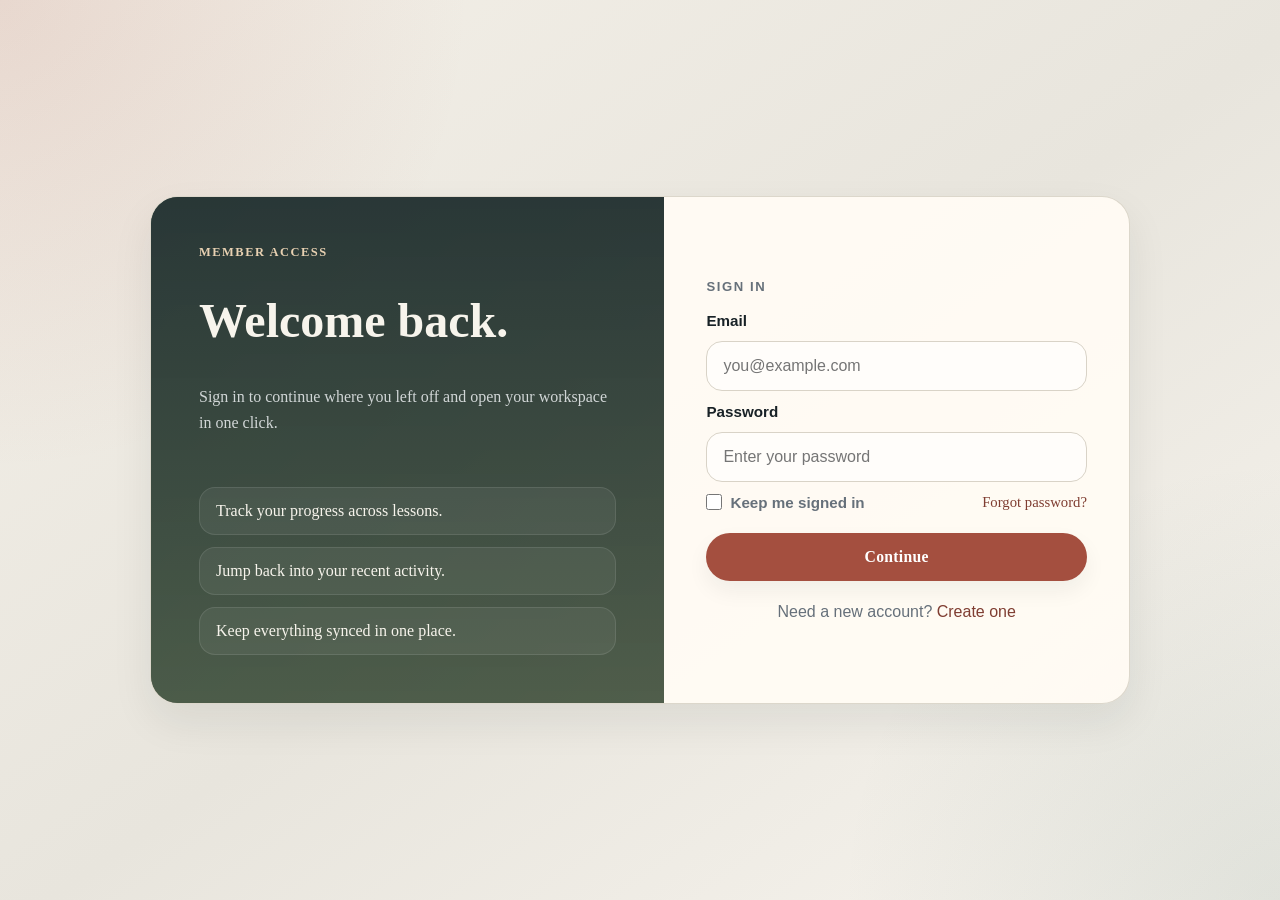
<file: index.html>
<!DOCTYPE html> <!-- Dòng này để trình duyệt biết mình đang viết HTML5 -->
<html lang="en"> <!-- Bọc cả trang lại. Mình để `lang="en"` vì chữ trên giao diện đang là tiếng Anh -->
<head> <!-- Phần này chứa thông tin cài đặt cho trang, không phải phần nội dung chính -->
  <meta charset="UTF-8"> <!-- Dùng UTF-8 để chữ không bị lỗi, nhất là khi có dấu hay ký tự đặc biệt -->
  <meta name="viewport" content="width=device-width, initial-scale=1.0"> <!-- Có dòng này thì lên điện thoại trang mới co giãn đúng, không bị quá nhỏ -->
  <title>Login</title> <!-- Tên hiện trên tab của trình duyệt -->
  <link rel="stylesheet" href="assets/css/base.css"> <!-- Gắn file CSS dùng chung như màu, font, nút -->
  <link rel="stylesheet" href="assets/css/auth.css"> <!-- Gắn thêm CSS riêng cho nhóm trang đăng nhập -->
</head> <!-- Đóng phần head -->
<body> <!-- Từ đây trở xuống là phần người dùng nhìn thấy -->

  <!-- Khối chính của trang -->
  <main class="login-page"> <!-- Dùng `main` vì đây là phần nội dung chính. Class này để CSS căn giữa cả khối login -->

    <!-- Thẻ đăng nhập -->
    <section class="login-card login-card--split"> <!-- Mình đổi card thành bố cục 2 phần để trang nhìn mới hơn nhưng vẫn dễ đọc -->
      <div class="login-showcase"> <!-- Cột trái để tạo điểm nhấn thị giác và giới thiệu ngắn -->
        <p class="eyebrow">Member access</p> <!-- Dòng chữ nhỏ ở trên cho giao diện nhìn có lớp lang hơn -->
        <h1>Welcome back.</h1> <!-- Đây là tiêu đề chính của trang nên dùng h1 -->
        <p class="subtitle">Sign in to continue where you left off and open your workspace in one click.</p> <!-- Dòng giải thích ngắn nằm dưới tiêu đề -->

        <div class="feature-list"> <!-- Gom vài ý ngắn để cột trái không bị trống -->
          <p>Track your progress across lessons.</p> <!-- Ý ngắn thứ nhất -->
          <p>Jump back into your recent activity.</p> <!-- Ý ngắn thứ hai -->
          <p>Keep everything synced in one place.</p> <!-- Ý ngắn thứ ba -->
        </div> <!-- Đóng nhóm nội dung phụ -->
      </div> <!-- Đóng cột giới thiệu -->

      <div class="login-panel"> <!-- Cột phải chứa form chính -->
        <p class="panel-kicker">Sign in</p> <!-- Nhãn nhỏ để phần form có tiêu điểm riêng -->

        <!-- Form đăng nhập -->
        <form class="login-form" action="app/index.html"> <!-- Dùng form để gom mấy ô nhập lại. `action` là chỗ sẽ đi tới khi bấm nút submit -->

          <!-- Ô email -->
          <label for="email">Email</label> <!-- Label này để nói cho người dùng biết ô dưới là ô email. `for` nối với id ở input -->
          <input id="email" type="email" placeholder="you@example.com" required> <!-- `id="email"` để label nối đúng ô này. `type="email"` để trình duyệt biết đây là email. `placeholder` là chữ gợi ý mờ. `required` là bắt buộc nhập -->

          <!-- Ô mật khẩu -->
          <label for="password">Password</label> <!-- Cũng giống ô trên, label này nối với input mật khẩu -->
          <input id="password" type="password" placeholder="Enter your password" required> <!-- `type="password"` để gõ vào thì chữ bị che đi. Vẫn dùng `required` để không cho gửi form khi bỏ trống -->

          <!-- Hàng tùy chọn thêm -->
          <div class="form-row"> <!-- Khối này chỉ để chia bố cục cho checkbox và link quên mật khẩu nằm cùng hàng -->
            <label class="checkbox"> <!-- Mình bọc checkbox trong label để bấm vào chữ cũng tick được -->
              <input type="checkbox"> <!-- Checkbox dùng cho kiểu chọn có/không -->
              <span>Keep me signed in</span> <!-- Chữ đi cùng checkbox -->
            </label> <!-- Đóng nhóm checkbox -->
            <a href="auth/forgot-password.html">Forgot password?</a> <!-- Đây là link nên dùng thẻ a. Bấm vào sẽ qua trang quên mật khẩu -->
          </div> <!-- Đóng hàng tùy chọn -->

          <!-- Nút gửi form -->
          <button type="submit">Continue</button> <!-- Để `type="submit"` vì nút này có nhiệm vụ gửi form đi -->
        </form> <!-- Đóng form -->

        <!-- Dòng chuyển sang tạo tài khoản -->
        <p class="signup-text">Need a new account? <a href="auth/create-account.html">Create one</a></p> <!-- Không phải nút submit, chỉ là link qua trang tạo tài khoản -->
      </div> <!-- Đóng cột form -->
    </section> <!-- Đóng thẻ login -->
  </main> <!-- Đóng phần chính -->
</body> <!-- Đóng body -->
</html> <!-- Kết thúc file HTML -->
</file>
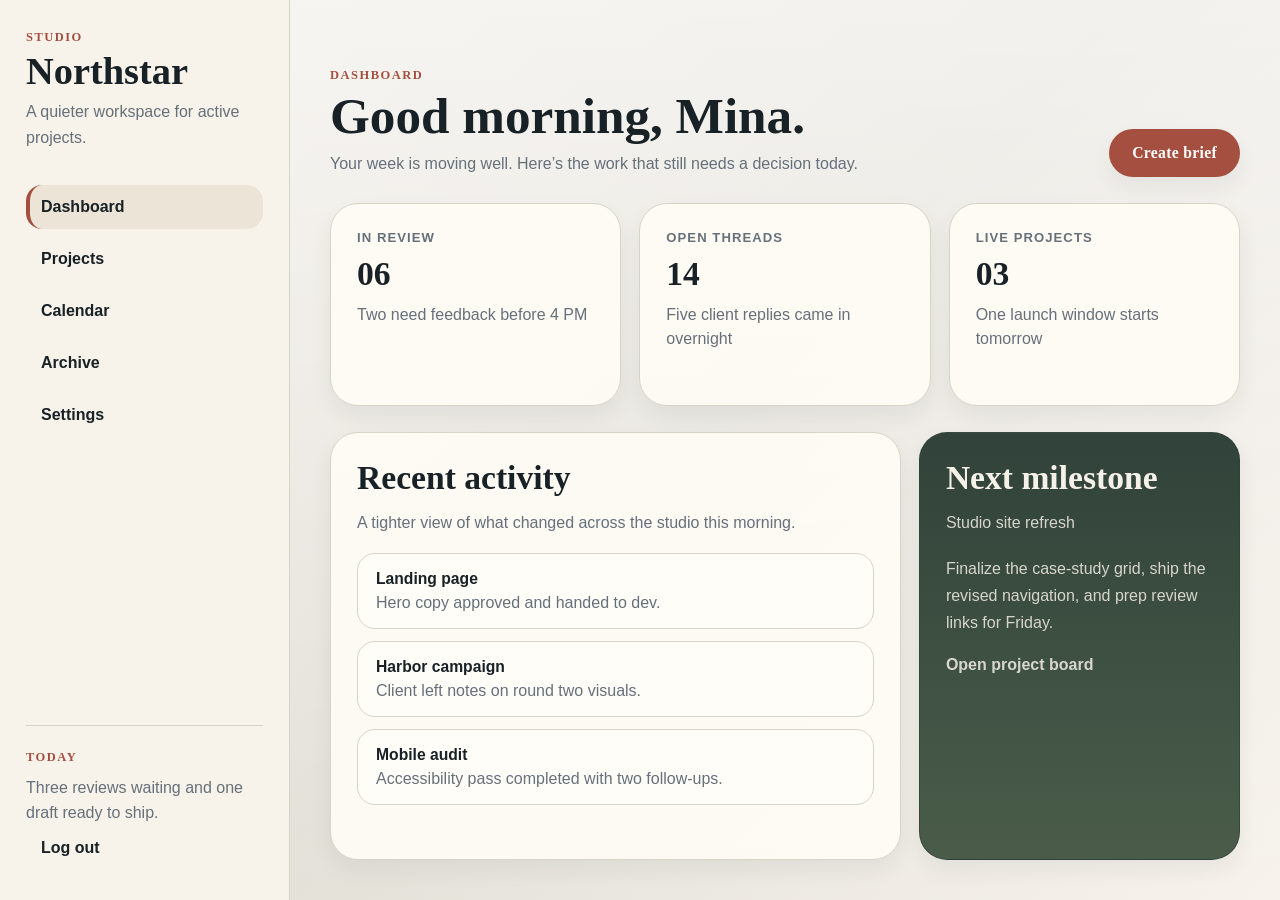
<file: app/index.html>
<!DOCTYPE html> <!-- Báo cho trình duyệt biết đây là file HTML5 -->
<html lang="en"> <!-- Bọc cả trang app. Để en vì nội dung giao diện hiện tại là tiếng Anh -->
<head> <!-- Phần cấu hình của trang -->
  <meta charset="UTF-8"> <!-- Giúp chữ hiển thị đúng -->
  <meta name="viewport" content="width=device-width, initial-scale=1.0"> <!-- Giúp giao diện app không bị bể trên màn hình nhỏ -->
  <title>My App</title> <!-- Tên hiện trên tab -->
  <link rel="stylesheet" href="../assets/css/base.css"> <!-- CSS dùng chung như màu, font, nút -->
  <link rel="stylesheet" href="../assets/css/app.css"> <!-- CSS riêng cho layout của trang app -->
</head> <!-- Đóng phần head -->
<body class="app-body"> <!-- Gắn class riêng để CSS biết đây là trang app chứ không phải trang login -->
  <main class="app-shell"> <!-- Khung lớn bao hết app. Class này để CSS chia sidebar với phần nội dung -->
    <aside class="app-sidebar"> <!-- Sidebar bên trái. Dùng aside vì nó là phần phụ trợ cho nội dung chính -->
      <div> <!-- Div này chỉ để gom tên app với menu cho dễ chia bố cục -->
        <div class="app-brand"> <!-- Gom thương hiệu nhỏ ở đầu sidebar -->
          <p class="eyebrow">Studio</p> <!-- Dòng phụ nhỏ -->
          <h1 class="app-title">Northstar</h1> <!-- Tên lớn nhất của khu vực app nên dùng h1 -->
          <p class="brand-note">A quieter workspace for active projects.</p> <!-- Mô tả ngắn giúp app có cá tính hơn -->
        </div> <!-- Đóng nhóm thương hiệu -->

        <nav class="app-nav"> <!-- Chỗ này là menu nên dùng nav -->
          <a class="app-link active" href="index.html">Dashboard</a> <!-- Link đang đứng ở trang hiện tại nên có thêm class active -->
          <a class="app-link" href="#">Projects</a> <!-- Link mẫu, chưa nối trang thật nên đang để # -->
          <a class="app-link" href="#">Calendar</a> <!-- Link mẫu -->
          <a class="app-link" href="#">Archive</a> <!-- Link mẫu -->
          <a class="app-link" href="#">Settings</a> <!-- Link mẫu -->
        </nav> <!-- Đóng phần menu -->
      </div> <!-- Đóng nhóm trên của sidebar -->

      <div class="sidebar-footer"> <!-- Gom phần cuối sidebar để có thêm thông tin nhỏ -->
        <p class="status-label">Today</p> <!-- Nhãn nhỏ cho phần trạng thái -->
        <p class="status-note">Three reviews waiting and one draft ready to ship.</p> <!-- Nội dung phụ ở cuối sidebar -->
        <a class="logout-link" href="../index.html">Log out</a> <!-- Đây là link quay về login, không phải nút gửi form -->
      </div> <!-- Đóng footer sidebar -->
    </aside> <!-- Đóng sidebar -->

    <section class="app-main"> <!-- Đây là phần nội dung chính bên phải -->
      <header class="app-header"> <!-- Phần đầu của khu nội dung -->
        <div> <!-- Gom tiêu đề với mô tả lại để dễ căn -->
          <p class="eyebrow">Dashboard</p> <!-- Dòng phụ nhỏ -->
          <h2>Good morning, Mina.</h2> <!-- Tiêu đề chính của phần nội dung, nên dùng h2 vì dưới h1 của app -->
          <p class="subtitle">Your week is moving well. Here’s the work that still needs a decision today.</p> <!-- Mô tả ngắn cho khu này -->
        </div> <!-- Đóng nhóm tiêu đề -->
        <button type="button">Create brief</button> <!-- Để type button vì nút này không dùng để submit form nào hết -->
      </header> <!-- Đóng phần đầu -->

      <section class="stats-grid"> <!-- Khối chứa mấy thẻ số liệu nhanh -->
        <article class="info-card"> <!-- Một thẻ nội dung nhỏ -->
          <p class="card-label">In review</p> <!-- Nhãn của số liệu -->
          <h3>06</h3> <!-- Con số nổi bật trong thẻ -->
          <p class="card-note">Two need feedback before 4 PM</p> <!-- Ghi chú thêm cho số liệu -->
        </article> <!-- Đóng thẻ thứ nhất -->

        <article class="info-card"> <!-- Thẻ thứ hai -->
          <p class="card-label">Open threads</p> <!-- Nhãn của số liệu -->
          <h3>14</h3> <!-- Con số nổi bật -->
          <p class="card-note">Five client replies came in overnight</p> <!-- Ghi chú thêm -->
        </article> <!-- Đóng thẻ thứ hai -->

        <article class="info-card"> <!-- Thẻ thứ ba -->
          <p class="card-label">Live projects</p> <!-- Nhãn của số liệu -->
          <h3>03</h3> <!-- Con số nổi bật -->
          <p class="card-note">One launch window starts tomorrow</p> <!-- Ghi chú thêm -->
        </article> <!-- Đóng thẻ thứ ba -->
      </section> <!-- Đóng phần số liệu -->

      <section class="content-grid"> <!-- Khu nội dung phía dưới gồm 2 khối -->
        <article class="panel"> <!-- Khối bên trái -->
          <div class="panel-heading"> <!-- Gom tiêu đề với mô tả của panel -->
            <h3>Recent activity</h3> <!-- Tiêu đề của khối -->
            <p class="panel-text">A tighter view of what changed across the studio this morning.</p> <!-- Mô tả nhỏ của khối -->
          </div> <!-- Đóng heading của panel -->
          <ul class="activity-list"> <!-- Dùng ul vì đây là danh sách nhiều dòng cùng kiểu -->
            <li><strong>Landing page</strong><span>Hero copy approved and handed to dev.</span></li> <!-- Một dòng trong danh sách -->
            <li><strong>Harbor campaign</strong><span>Client left notes on round two visuals.</span></li> <!-- Một dòng trong danh sách -->
            <li><strong>Mobile audit</strong><span>Accessibility pass completed with two follow-ups.</span></li> <!-- Một dòng trong danh sách -->
          </ul> <!-- Đóng danh sách -->
        </article> <!-- Đóng khối bên trái -->

        <article class="panel panel--contrast"> <!-- Khối bên phải -->
          <div class="panel-heading"> <!-- Gom tiêu đề với mô tả -->
            <h3>Next milestone</h3> <!-- Tiêu đề của khối -->
            <p class="panel-text">Studio site refresh</p> <!-- Đoạn ghi chú ngắn -->
          </div> <!-- Đóng heading -->
          <p class="milestone-copy">Finalize the case-study grid, ship the revised navigation, and prep review links for Friday.</p> <!-- Nội dung chính của khối -->
          <a class="panel-link" href="#">Open project board</a> <!-- Link hành động phụ -->
        </article> <!-- Đóng khối bên phải -->
      </section> <!-- Đóng khu nội dung dưới -->
    </section> <!-- Đóng nội dung chính -->
  </main> <!-- Đóng khung app -->
</body> <!-- Đóng body -->
</html> <!-- Kết thúc file HTML -->
</file>
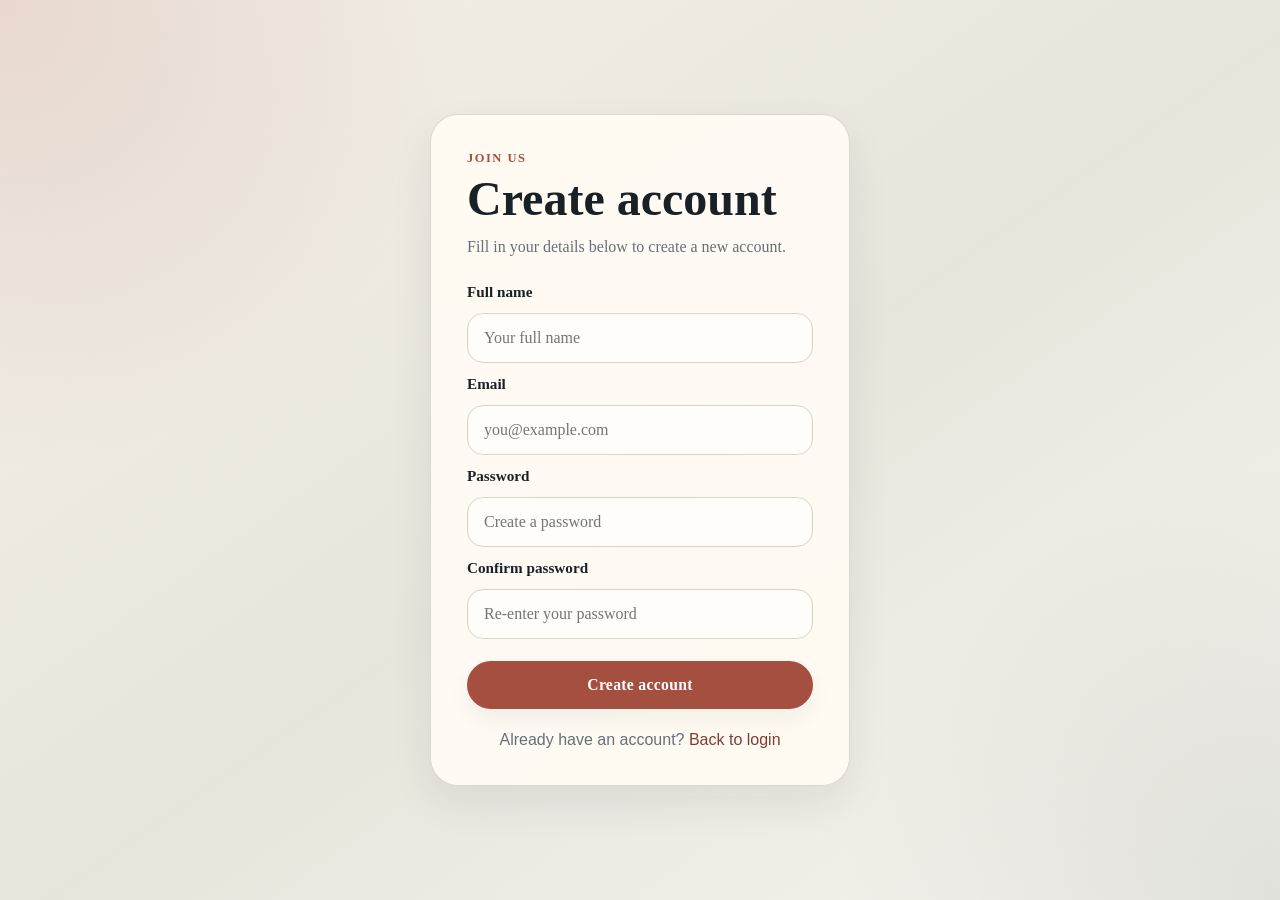
<file: auth/create-account.html>
<!DOCTYPE html> <!-- Báo cho trình duyệt biết đây là HTML5 -->
<html lang="en"> <!-- Bọc cả trang. Vẫn để tiếng Anh vì chữ trên giao diện đang là tiếng Anh -->
<head> <!-- Phần cấu hình của trang -->
  <meta charset="UTF-8"> <!-- Dùng UTF-8 để tránh lỗi chữ -->
  <meta name="viewport" content="width=device-width, initial-scale=1.0"> <!-- Có dòng này thì giao diện trên điện thoại sẽ dễ nhìn hơn -->
  <title>Create Account</title> <!-- Tên của trang trên tab -->
  <link rel="stylesheet" href="../assets/css/base.css"> <!-- CSS dùng chung cho toàn bộ project -->
  <link rel="stylesheet" href="../assets/css/auth.css"> <!-- CSS riêng cho nhóm trang auth -->
</head> <!-- Đóng phần head -->
<body> <!-- Bắt đầu phần nội dung hiển thị -->
  <main class="login-page"> <!-- Dùng lại khung login-page để không phải viết lại cách căn giữa -->
    <section class="login-card"> <!-- Gom toàn bộ form vào một card cho gọn -->
      <p class="eyebrow">Join us</p> <!-- Dòng phụ nhỏ ở trên -->
      <h1>Create account</h1> <!-- Tiêu đề chính -->
      <p class="subtitle">Fill in your details below to create a new account.</p> <!-- Dòng hướng dẫn ngắn -->

      <form class="login-form"> <!-- Dùng form để gom tất cả ô nhập của phần tạo tài khoản -->
        <label for="name">Full name</label> <!-- Label của ô họ tên -->
        <input id="name" type="text" placeholder="Your full name" required> <!-- `type="text"` vì đây là chữ bình thường. `required` vì ô này không nên bỏ trống -->

        <label for="signup-email">Email</label> <!-- Label của ô email -->
        <input id="signup-email" type="email" placeholder="you@example.com" required> <!-- Dùng email để trình duyệt hiểu đúng loại dữ liệu -->

        <label for="signup-password">Password</label> <!-- Label của ô mật khẩu -->
        <input id="signup-password" type="password" placeholder="Create a password" required> <!-- Dùng password để che ký tự khi gõ -->

        <label for="confirm-password">Confirm password</label> <!-- Label của ô nhập lại mật khẩu -->
        <input id="confirm-password" type="password" placeholder="Re-enter your password" required> <!-- Ô này để người dùng gõ lại mật khẩu một lần nữa -->

        <button type="submit">Create account</button> <!-- Nút này dùng để gửi toàn bộ form đăng ký -->
      </form> <!-- Đóng form -->

      <p class="signup-text">Already have an account? <a href="../index.html">Back to login</a></p> <!-- Nếu đã có tài khoản rồi thì quay lại trang login -->
    </section> <!-- Đóng card -->
  </main> <!-- Đóng phần chính -->
</body> <!-- Đóng body -->
</html> <!-- Kết thúc file HTML -->
</file>
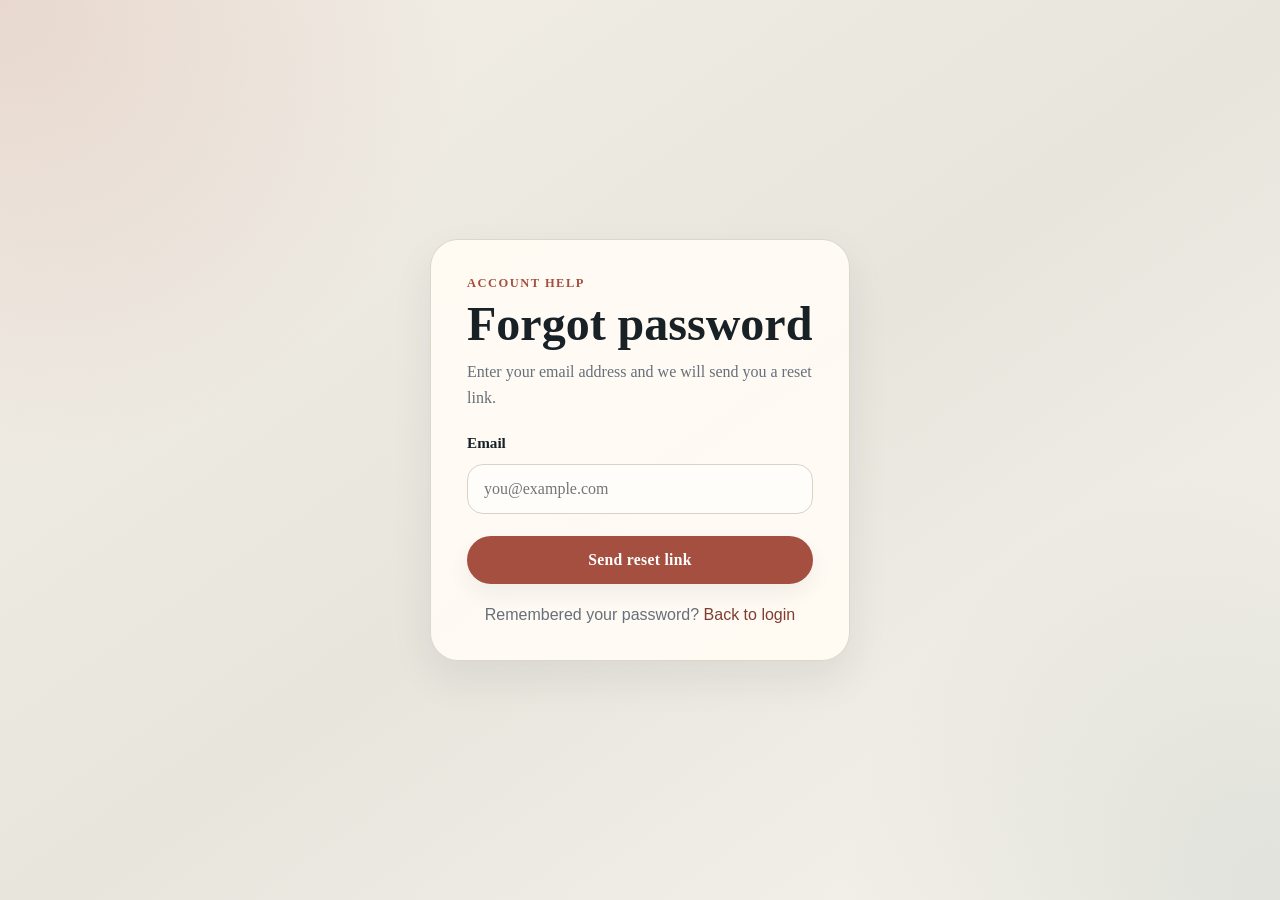
<file: auth/forgot-password.html>
<!DOCTYPE html> <!-- Báo cho trình duyệt biết đây là HTML5 -->
<html lang="en"> <!-- Bọc cả trang. Vẫn để en vì giao diện trang này đang dùng tiếng Anh -->
<head> <!-- Phần cấu hình của trang -->
  <meta charset="UTF-8"> <!-- Dùng UTF-8 để chữ hiện ra không bị lỗi -->
  <meta name="viewport" content="width=device-width, initial-scale=1.0"> <!-- Giúp trang này lên điện thoại vẫn nhìn ổn -->
  <title>Forgot Password</title> <!-- Tên trang trên tab -->
  <link rel="stylesheet" href="../assets/css/base.css"> <!-- File CSS dùng chung. Có `../` vì file này đang nằm trong thư mục auth -->
  <link rel="stylesheet" href="../assets/css/auth.css"> <!-- File CSS riêng cho mấy trang đăng nhập, quên mật khẩu, tạo tài khoản -->
</head> <!-- Đóng phần head -->
<body> <!-- Bắt đầu phần nội dung hiển thị -->
  <main class="login-page"> <!-- Vẫn dùng khung này để tận dụng cách căn giữa có sẵn -->
    <section class="login-card"> <!-- Dùng cùng kiểu card với trang login cho đồng bộ -->
      <p class="eyebrow">Account help</p> <!-- Dòng phụ nhỏ ở trên -->
      <h1>Forgot password</h1> <!-- Tiêu đề chính của trang -->
      <p class="subtitle">Enter your email address and we will send you a reset link.</p> <!-- Dòng hướng dẫn ngắn để người dùng biết phải làm gì -->

      <form class="login-form"> <!-- Vẫn là form vì người dùng cần nhập email rồi gửi đi -->
        <label for="reset-email">Email</label> <!-- Label này nối với ô input bên dưới -->
        <input id="reset-email" type="email" placeholder="you@example.com" required> <!-- Dùng email vì đây đúng là ô email. Required để trống thì không gửi được -->

        <button type="submit">Send reset link</button> <!-- Nút này dùng để gửi form -->
      </form> <!-- Đóng form -->

      <p class="signup-text">Remembered your password? <a href="../index.html">Back to login</a></p> <!-- Nếu nhớ lại mật khẩu rồi thì bấm link này để quay về login -->
    </section> <!-- Đóng card -->
  </main> <!-- Đóng phần chính -->
</body> <!-- Đóng body -->
</html> <!-- Kết thúc file HTML -->
</file>
<file: assets/css/base.css>
/* =========================
   PHẦN DÙNG CHUNG
========================= */

:root { /* Chỗ này mình để các biến màu và giá trị dùng đi dùng lại cho đỡ lặp */
  --bg-top: #f3efe7; /* Màu sáng ở đầu nền */
  --bg-bottom: #e1e5db; /* Màu nhạt hơn ở cuối nền */
  --card-bg: #f8f5ef; /* Màu nền chính của card */
  --surface: #fffdf8; /* Mặt nền sáng nhất */
  --surface-2: #f1ede5; /* Mặt nền phụ để tạo phân tầng */
  --text: #182126; /* Màu chữ chính */
  --muted: #66707a; /* Màu chữ phụ, nhạt hơn */
  --accent: #a44f3f; /* Màu nhấn chính */
  --accent-dark: #7f3d31; /* Màu nhấn đậm hơn để hover */
  --accent-soft: #e8c9b9; /* Màu nhấn nhẹ cho nền chip */
  --line: #d9d3c7; /* Màu viền chính */
  --line-strong: #bdb4a6; /* Màu viền đậm hơn */
  --shadow: 0 18px 40px rgba(24, 33, 38, 0.08); /* Bóng đổ dùng lại nhiều nơi */
  --shadow-tight: 0 10px 22px rgba(24, 33, 38, 0.06); /* Bóng ngắn hơn cho thẻ nhỏ */
} /* Đóng phần biến chung */

* { /* Áp dụng cho tất cả phần tử */
  box-sizing: border-box; /* Để tính width, padding, border dễ hơn, đỡ bị lệch kích thước */
} /* Đóng phần áp dụng chung */

body { /* Kiểu nền tảng cho toàn bộ trang */
  margin: 0; /* Bỏ khoảng trắng mặc định của trình duyệt */
  font-family: Georgia, "Times New Roman", serif; /* Dùng nhóm font có cá tính hơn để bớt cảm giác template */
  color: var(--text); /* Màu chữ mặc định */
  background: var(--surface); /* Có nền mặc định rõ ràng cho toàn site */
} /* Đóng phần body */

input,
button,
textarea,
select {
  font: inherit; /* Giữ chữ trong form đồng bộ với phần còn lại */
}

a { /* Kiểu mặc định cho link */
  color: var(--accent-dark); /* Cho link cùng tông màu với màu nhấn */
  text-decoration: none; /* Bỏ gạch chân mặc định cho giao diện gọn hơn */
  transition: color 0.2s ease; /* Hover đổi màu mượt hơn */
} /* Đóng phần link */

a:hover { /* Khi rê chuột vào link */
  color: var(--accent); /* Hover thì sáng hơn một chút */
  text-decoration: underline; /* Thêm gạch chân để người dùng biết chỗ này bấm được */
} /* Đóng phần hover của link */

button { /* Kiểu mặc định cho nút */
  border: 1px solid transparent; /* Có border nền để hover nhìn chắc hơn */
  border-radius: 999px; /* Dùng nút con nhộng cho cảm giác product hơn */
  padding: 14px 22px; /* Chừa khoảng bên trong để nút dễ bấm */
  font-size: 0.98rem; /* Cỡ chữ dễ đọc */
  font-weight: 700; /* Chữ đậm hơn cho nổi bật */
  letter-spacing: 0.02em; /* Chữ nút nhìn chắc tay hơn */
  color: white; /* Chữ trắng để nổi trên nền màu */
  background: var(--accent); /* Màu nền chính của nút */
  cursor: pointer; /* Rê chuột vào sẽ hiện tay để biết là bấm được */
  box-shadow: var(--shadow-tight); /* Tăng cảm giác vật thể của nút */
  transition: transform 0.2s ease, background 0.2s ease, box-shadow 0.2s ease; /* Thêm chút chuyển động cho mượt */
} /* Đóng phần nút */

button:hover { /* Khi rê chuột vào nút */
  background: var(--accent-dark); /* Đổi sang màu đậm hơn để nhìn có phản hồi */
  box-shadow: 0 14px 28px rgba(127, 61, 49, 0.18); /* Hover nhìn có lực hơn */
  transform: translateY(-1px); /* Nhích lên nhẹ cho cảm giác sống động hơn */
} /* Đóng phần hover của nút */

.eyebrow { /* Dòng chữ nhỏ ở trên tiêu đề */
  margin: 0 0 8px; /* Chừa khoảng phía dưới */
  font-size: 0.78rem; /* Cho nhỏ hơn tiêu đề */
  font-weight: 700; /* Làm đậm để vẫn dễ thấy */
  letter-spacing: 0.12em; /* Giãn chữ ra một chút cho đẹp */
  text-transform: uppercase; /* Đổi sang in hoa cho giống kiểu nhãn */
  color: var(--accent); /* Dùng màu nhấn để nổi hơn chữ thường */
} /* Đóng phần eyebrow */

.subtitle { /* Dòng mô tả phụ dưới tiêu đề */
  color: var(--muted); /* Dùng màu nhạt hơn để nhìn ra đây là nội dung phụ */
  line-height: 1.6; /* Tăng khoảng cách dòng để dễ đọc */
} /* Đóng phần subtitle */
</file>
<file: assets/css/auth.css>
/* =========================
   PHẦN TRANG AUTH
========================= */

body {
  background:
    radial-gradient(circle at top left, rgba(164, 79, 63, 0.15), transparent 30%),
    radial-gradient(circle at bottom right, rgba(62, 97, 84, 0.12), transparent 28%),
    linear-gradient(145deg, #f4f0e8, #e8e5dd 52%, #f7f4ee); /* Nền dịu hơn để bớt cảm giác AI bóng bẩy */
}

/* Khung lớn của trang login / forgot / create account */
.login-page {
  min-height: 100vh; /* Cho khung này cao ít nhất bằng màn hình để căn giữa đẹp */
  display: grid; /* Dùng grid vì căn giữa nhanh gọn */
  place-items: center; /* Căn giữa cả ngang lẫn dọc */
  padding: 32px; /* Chừa khoảng sát mép, để màn hình nhỏ không bị dính lề */
}

/* Card trắng chứa form */
.login-card {
  width: min(100%, 420px); /* Cho card co theo màn hình nhưng không vượt quá 420px */
  padding: 36px; /* Tạo khoảng trống bên trong cho dễ thở */
  border-radius: 28px; /* Bo góc cho mềm hơn */
  background: rgba(255, 251, 244, 0.96); /* Nền sáng để card nổi lên khỏi background */
  box-shadow: var(--shadow); /* Thêm bóng để card có chiều sâu */
  border: 1px solid rgba(217, 211, 199, 0.9); /* Viền thật hơn thay vì kính mờ */
}

h1 {
  margin: 0; /* Bỏ margin mặc định để dễ kiểm soát khoảng cách hơn */
  font-size: clamp(2rem, 4vw, 3rem); /* Cho tiêu đề đủ lớn để nổi bật */
  line-height: 1.05; /* Tiêu đề nhìn gọn và chắc hơn */
}

.subtitle {
  margin: 10px 0 24px; /* Chừa khoảng vừa phải giữa tiêu đề, mô tả và form */
}

.login-card--split {
  width: min(100%, 980px); /* Card login chính rộng hơn để chứa bố cục 2 cột */
  padding: 0; /* Bỏ padding chung để từng cột tự quản khoảng cách */
  display: grid; /* Chia card thành 2 cột */
  grid-template-columns: 1.05fr 0.95fr; /* Cột trái hơi rộng hơn để tạo nhịp thị giác */
  overflow: hidden; /* Giữ góc bo khi có nền riêng cho từng cột */
}

.login-showcase {
  padding: 48px; /* Tạo khoảng thở trong cột giới thiệu */
  background:
    linear-gradient(180deg, rgba(40, 54, 54, 0.96), rgba(74, 92, 73, 0.88)),
    linear-gradient(135deg, #32483d, #7a6a58); /* Cột trái có nền đậm nhưng bớt neon hơn */
  color: #f7f4ec; /* Đổi chữ sang sáng để đọc được trên nền tối */
  display: flex; /* Xếp nội dung theo cột */
  flex-direction: column; /* Nội dung nằm dọc */
  justify-content: space-between; /* Dàn đều để cột nhìn cân */
  gap: 28px; /* Giữ khoảng cách giữa các khối */
}

.login-showcase .eyebrow {
  color: #e8d1b2; /* Dùng màu sáng ấm hơn cho nền tối */
}

.login-showcase .subtitle {
  color: rgba(248, 250, 252, 0.8); /* Chữ phụ dịu hơn nhưng vẫn đủ tương phản */
  max-width: 28rem; /* Giới hạn chiều dài dòng cho dễ đọc */
}

.feature-list {
  display: grid; /* Xếp các ý ngắn theo cột */
  gap: 12px; /* Khoảng cách giữa từng ý */
}

.feature-list p {
  margin: 0; /* Bỏ margin mặc định của thẻ p */
  padding: 14px 16px; /* Tạo cảm giác như các tấm note nhỏ */
  border-radius: 16px; /* Bo góc cho đồng bộ */
  background: rgba(255, 255, 255, 0.06); /* Nền nhẹ hơn */
  border: 1px solid rgba(255, 255, 255, 0.1); /* Viền để phân tách từng dòng */
}

.login-panel {
  padding: 48px 42px; /* Khoảng thở trong phần form */
  display: flex; /* Dùng flex để căn phần form gọn hơn */
  flex-direction: column; /* Xếp các phần theo chiều dọc */
  justify-content: center; /* Giữ form nằm cân giữa cột */
}

.panel-kicker {
  margin: 0 0 18px; /* Chừa khoảng dưới trước form */
  font-size: 0.82rem; /* Nhỏ hơn tiêu đề chính */
  font-weight: 700; /* Làm đậm để giống nhãn */
  letter-spacing: 0.12em; /* Tạo cảm giác editorial hơn */
  text-transform: uppercase; /* In hoa cho giống nhãn */
  color: var(--muted); /* Dùng màu phụ vì đây là thông tin phụ */
}

.signup-text,
.login-panel h1,
.login-panel h2,
.login-panel h3,
.login-panel p,
.login-panel label,
.login-panel input,
.signup-text {
  font-family: "Segoe UI", Tahoma, Geneva, Verdana, sans-serif; /* Phần form vẫn giữ sans để đọc nhanh hơn */
}

/* Form chính */
.login-form {
  display: grid; /* Xếp các ô theo chiều dọc */
  gap: 12px; /* Chừa khoảng đều giữa từng dòng */
}

.login-form label {
  font-size: 0.95rem; /* Nhỏ hơn tiêu đề nhưng vẫn dễ đọc */
  font-weight: 600; /* Hơi đậm để nhìn ra đây là nhãn */
}

.login-form input {
  width: 100%; /* Ô nhập kéo hết ngang card cho gọn */
  padding: 15px 16px; /* Có khoảng bên trong để gõ thoải mái */
  border: 1px solid var(--line); /* Viền nhẹ để thấy ranh giới ô nhập */
  border-radius: 16px; /* Bo góc cho cùng phong cách với card */
  font-size: 1rem; /* Cỡ chữ chuẩn, dễ đọc */
  background: #fffdfa; /* Tăng độ tách biệt với nền card */
  outline: none; /* Bỏ viền mặc định để mình tự style focus */
  transition: border-color 0.2s ease, box-shadow 0.2s ease, background 0.2s ease; /* Focus nhìn mượt hơn */
}

.login-form input:focus {
  background: #ffffff; /* Focus vào thì ô sáng hơn một chút */
  border-color: #6f7b63; /* Khi bấm vào thì đổi viền để người dùng biết mình đang đứng ở ô nào */
  box-shadow: 0 0 0 4px rgba(111, 123, 99, 0.12); /* Thêm vòng sáng nhẹ cho focus rõ hơn */
}

/* Hàng chứa checkbox với link */
.form-row {
  display: flex; /* Đặt 2 phần nằm ngang với nhau */
  align-items: center; /* Căn giữa theo chiều dọc */
  justify-content: space-between; /* Một bên checkbox, một bên link */
  gap: 16px; /* Có khoảng cách để đỡ dính */
  font-size: 0.92rem; /* Chữ nhỏ hơn chút vì đây là phần phụ */
}

.checkbox {
  display: flex; /* Cho ô tick và chữ đi cùng một hàng */
  align-items: center; /* Căn thẳng hàng */
  gap: 8px; /* Cách nhau chút cho dễ nhìn */
  font-weight: 500; /* Hơi đậm hơn chữ thường */
  color: var(--muted); /* Dùng màu dịu hơn */
}

.checkbox input {
  width: 16px; /* Kích thước checkbox */
  height: 16px; /* Kích thước checkbox */
  margin: 0; /* Bỏ margin mặc định để khỏi lệch hàng */
}

button {
  margin-top: 10px; /* Chừa thêm chút khoảng cách phía trên nút */
  width: 100%; /* Nút chính kéo hết ngang để rõ hành động chính */
}

.signup-text {
  margin: 22px 0 0; /* Tách nó khỏi form một chút */
  text-align: center; /* Đưa đoạn này ra giữa cho cân */
  color: var(--muted); /* Dùng màu phụ vì đây chỉ là dòng hướng dẫn thêm */
}

/* Chỉnh lại cho màn hình nhỏ */
@media (max-width: 860px) {
  .login-card--split {
    grid-template-columns: 1fr; /* Xuống 1 cột để tablet và mobile đỡ chật */
  }

  .login-showcase,
  .login-panel {
    padding: 34px 28px; /* Giảm padding khi màn hình nhỏ hơn */
  }
}

@media (max-width: 480px) {
  .login-page {
    padding: 18px; /* Mobile nhỏ thì giảm khoảng cách ngoài cùng */
  }

  .login-card {
    padding: 28px 22px; /* Màn hình nhỏ thì giảm padding để card không bị chật */
  }

  .login-card--split {
    padding: 0; /* Giữ nguyên bố cục của card 2 cột đã đổi thành 1 cột */
  }

  .form-row {
    flex-direction: column; /* Cho xuống hàng để khỏi bị bó */
    align-items: flex-start; /* Căn trái cho tự nhiên hơn trên mobile */
  }

  .login-showcase,
  .login-panel {
    padding: 28px 22px; /* Mobile rất nhỏ thì giảm tiếp padding hai cột */
  }
}
</file>
<file: assets/css/app.css>
/* =========================
   PHẦN TRANG APP
========================= */

.app-body {
  background:
    linear-gradient(180deg, rgba(255, 255, 255, 0.55), rgba(255, 255, 255, 0)),
    linear-gradient(135deg, #efebe3, #e3e0d8 52%, #f7f3ec); /* Nền riêng cho app để tách cảm giác với trang login */
}

.app-shell {
  min-height: 100vh; /* Cho app cao ít nhất bằng màn hình */
  display: grid; /* Dùng grid để chia layout lớn */
  grid-template-columns: 290px 1fr; /* Sidebar rộng hơn một chút để nhìn bớt chật */
}

.app-sidebar {
  display: flex; /* Dùng flex để sắp xếp nội dung trong sidebar */
  flex-direction: column; /* Xếp từ trên xuống dưới */
  justify-content: space-between; /* Đẩy nút logout xuống cuối */
  padding: 30px 26px; /* Chừa khoảng bên trong */
  background: #f7f3eb; /* Nền sáng hơn để sidebar tách khỏi phần nội dung */
  border-right: 1px solid var(--line); /* Thêm đường ngăn nhẹ giữa menu và nội dung */
}

.app-title {
  margin: 0; /* Bỏ margin trên, chừa khoảng dưới */
  font-size: 2.4rem; /* Làm tên app lớn hơn để nổi bật */
  line-height: 0.95; /* Tên app nhìn có cá tính hơn */
}

.app-brand {
  margin-bottom: 34px; /* Tách thương hiệu với menu */
}

.brand-note,
.status-note {
  margin: 10px 0 0; /* Giữ khoảng cách với phần trên */
  color: var(--muted); /* Dùng màu phụ */
  line-height: 1.6; /* Dễ đọc hơn */
  font-family: "Segoe UI", Tahoma, Geneva, Verdana, sans-serif; /* Phần phụ dùng sans cho rõ */
}

.status-label {
  margin: 0; /* Bỏ margin mặc định */
  font-size: 0.78rem; /* Nhỏ hơn nội dung chính */
  font-weight: 700; /* Làm đậm để giống nhãn */
  letter-spacing: 0.12em; /* Tạo cảm giác như label */
  text-transform: uppercase; /* In hoa cho nhãn */
  color: var(--accent); /* Dùng màu nhấn */
}

.app-nav {
  display: grid; /* Xếp các link menu theo hàng dọc */
  gap: 8px; /* Chừa khoảng giữa từng link */
}

.app-link,
.logout-link {
  display: block; /* Cho link chiếm trọn hàng để dễ bấm */
  padding: 13px 15px; /* Chừa khoảng trong link */
  border-radius: 16px; /* Bo góc */
  color: var(--text); /* Giữ cùng màu chữ chính */
  background: transparent; /* Ban đầu chưa tô nền */
  font-family: "Segoe UI", Tahoma, Geneva, Verdana, sans-serif; /* Menu dùng sans để gọn và hiện đại hơn */
  font-weight: 600; /* Tăng độ chắc tay cho menu */
}

.app-link:hover,
.logout-link:hover,
.app-link.active {
  background: #ece4d7; /* Hover hoặc active thì tô nền để người dùng thấy rõ hơn */
  text-decoration: none; /* Không cho gạch chân để hợp kiểu menu */
}

.app-link.active {
  border-left: 4px solid var(--accent); /* Active có điểm neo rõ hơn */
  padding-left: 11px; /* Bù lại phần border bên trái */
}

.sidebar-footer {
  padding-top: 24px; /* Tách khỏi menu */
  border-top: 1px solid var(--line); /* Chia rõ phần cuối sidebar */
}

.app-main {
  padding: 40px; /* Chừa khoảng quanh nội dung */
  display: grid; /* Xếp các khối nội dung theo chiều dọc */
  gap: 26px; /* Chừa khoảng giữa các khối */
}

.app-main .subtitle {
  margin: 10px 0 0; /* Cho mô tả nằm gần tiêu đề hơn */
  max-width: 38rem; /* Không cho dòng chạy quá dài */
  font-family: "Segoe UI", Tahoma, Geneva, Verdana, sans-serif; /* Dùng sans cho phần mô tả điều khiển */
}

.app-header {
  display: flex; /* Đặt phần tiêu đề và nút trên cùng một hàng */
  align-items: flex-end; /* Căn xuống dưới để nhịp đẹp hơn */
  justify-content: space-between; /* Một bên tiêu đề, một bên nút */
  gap: 20px; /* Có khoảng cách phòng khi bị bó */
}

.app-header h2 {
  margin: 0; /* Bỏ margin mặc định để dễ căn */
  font-size: clamp(2.2rem, 4vw, 3.2rem); /* Làm tiêu đề phần nội dung lớn hơn */
  line-height: 0.98; /* Giúp tiêu đề chắc hơn */
}

.stats-grid {
  display: grid; /* Dùng grid cho hàng thẻ số liệu */
  grid-template-columns: repeat(3, minmax(0, 1fr)); /* Chia đều thành 3 cột */
  gap: 18px; /* Chừa khoảng giữa các thẻ */
}

.info-card,
.panel {
  padding: 26px; /* Chừa khoảng bên trong */
  border-radius: 28px; /* Bo góc cho mềm */
  background: rgba(255, 252, 246, 0.92); /* Nền sáng ấm hơn */
  border: 1px solid var(--line); /* Viền thật để bớt kiểu card AI */
  box-shadow: var(--shadow-tight); /* Thêm bóng nhẹ cho có chiều sâu */
}

.card-label {
  margin: 0 0 10px; /* Tách nó khỏi số liệu phía dưới */
  color: var(--muted); /* Dùng màu phụ vì đây chỉ là nhãn */
  font-size: 0.82rem; /* Chữ nhỏ hơn */
  font-family: "Segoe UI", Tahoma, Geneva, Verdana, sans-serif; /* Nhãn dùng sans cho gọn */
  font-weight: 700; /* Nhìn rõ hơn */
  letter-spacing: 0.08em; /* Có cảm giác dữ liệu hơn */
  text-transform: uppercase; /* Đưa về kiểu nhãn dữ liệu */
}

.info-card h3,
.panel h3 {
  margin: 0; /* Bỏ margin mặc định */
  font-size: 2.1rem; /* Cho tiêu đề/số liệu nổi bật hơn */
}

.card-note,
.panel-text {
  margin: 10px 0 0; /* Chừa khoảng ở trên */
  color: var(--muted); /* Dùng màu phụ */
  line-height: 1.5; /* Dễ đọc hơn */
  font-family: "Segoe UI", Tahoma, Geneva, Verdana, sans-serif; /* Đọc nhanh hơn cho nội dung phụ */
}

.content-grid {
  display: grid; /* Chia phần nội dung dưới thành 2 cột */
  grid-template-columns: minmax(0, 1.6fr) minmax(280px, 0.9fr); /* Bên trái rộng hơn bên phải */
  gap: 18px; /* Chừa khoảng giữa 2 khối */
}

.activity-list {
  margin: 18px 0 0; /* Tách danh sách ra khỏi tiêu đề */
  padding: 0; /* Không dùng bullet mặc định nữa */
  list-style: none; /* Tự style từng dòng để bớt template */
  display: grid; /* Chia đều các dòng hoạt động */
  gap: 12px; /* Khoảng cách giữa các dòng */
}

.activity-list li {
  padding: 16px 18px; /* Tạo nhịp bên trong */
  border-radius: 18px; /* Bo góc đồng bộ */
  background: var(--surface); /* Mỗi hoạt động như một dải nhỏ */
  border: 1px solid var(--line); /* Viền rõ ràng hơn */
  display: grid; /* Tách tiêu đề và mô tả */
  gap: 6px; /* Khoảng cách giữa hai dòng */
  font-family: "Segoe UI", Tahoma, Geneva, Verdana, sans-serif; /* Nội dung hoạt động dùng sans */
}

.activity-list strong {
  color: var(--text); /* Tên hoạt động đậm hơn */
  font-size: 0.98rem; /* Nhỏ gọn nhưng rõ */
}

.activity-list span {
  color: var(--muted); /* Mô tả dùng màu phụ */
}

.panel-heading {
  display: grid; /* Gom heading gọn lại */
  gap: 4px; /* Khoảng cách giữa tiêu đề và mô tả */
}

.panel--contrast {
  background: linear-gradient(180deg, #31433a, #4a5c49); /* Tạo một panel nổi bật hơn */
  color: #f5f0e8; /* Chữ sáng để đọc trên nền đậm */
  border-color: rgba(49, 67, 58, 0.72); /* Viền ăn nhập với nền */
}

.panel--contrast .panel-text,
.panel--contrast .milestone-copy,
.panel--contrast .panel-link {
  color: rgba(245, 240, 232, 0.84); /* Giữ chữ phụ sáng nhưng dịu */
}

.milestone-copy {
  margin: 20px 0; /* Tách nội dung chính khỏi heading và link */
  line-height: 1.7; /* Dễ đọc hơn */
  font-family: "Segoe UI", Tahoma, Geneva, Verdana, sans-serif; /* Nội dung chính dùng sans */
}

.panel-link {
  font-family: "Segoe UI", Tahoma, Geneva, Verdana, sans-serif; /* Link hành động phụ dùng sans */
  font-weight: 700; /* Tạo độ chắc tay */
}

@media (max-width: 820px) {
  .app-shell {
    grid-template-columns: 1fr; /* Màn hình nhỏ thì cho sidebar nằm trên, nội dung nằm dưới */
  }

  .app-sidebar {
    gap: 24px; /* Có thêm khoảng cách để nhìn thoáng hơn */
  }

  .stats-grid,
  .content-grid {
    grid-template-columns: 1fr; /* Các card xếp xuống một cột cho đỡ chật */
  }

  .app-header {
    flex-direction: column; /* Tiêu đề với nút xếp dọc khi màn hình hẹp */
    align-items: flex-start; /* Căn trái cho tự nhiên */
  }

  .app-main {
    padding: 28px 20px; /* Giảm lề cho màn hình nhỏ */
  }

  .app-sidebar {
    padding: 24px 20px; /* Giảm lề sidebar cho mobile */
  }
}
</file>
